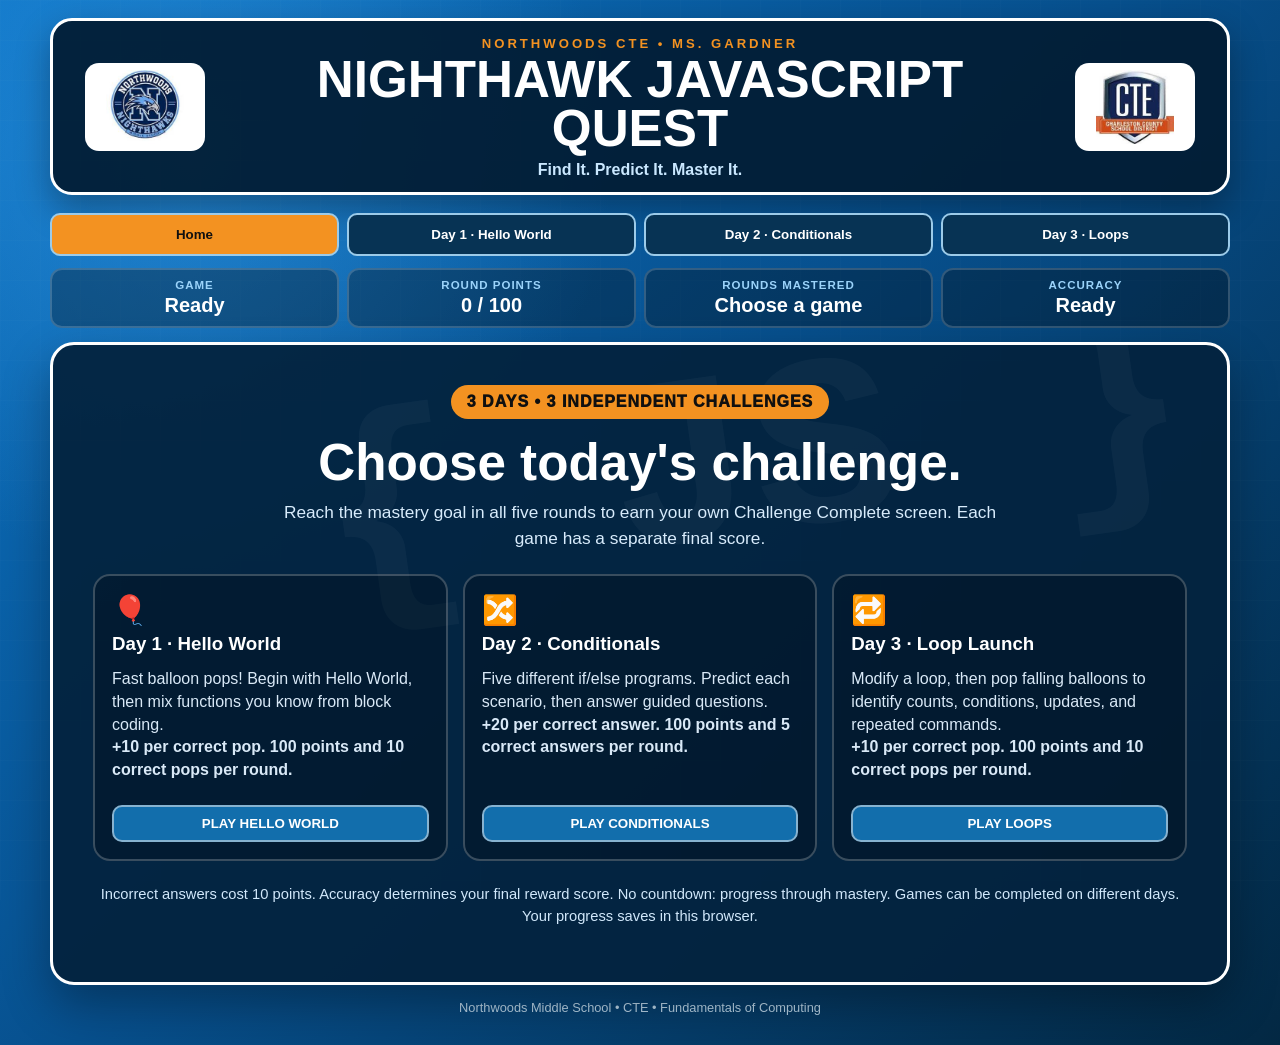
<file: index.html>
<!DOCTYPE html>
<html lang="en"><head><meta charset="UTF-8"><meta name="viewport" content="width=device-width, initial-scale=1"><title>Nighthawk JavaScript Mastery Games</title><link rel="stylesheet" href="style.css?v=8"><link rel="stylesheet" href="quest.css?v=8"></head>
<body><main class="app-shell">
<header class="brand-bar"><img class="brand-logo" src="northwoods.jpg" alt="Northwoods Nighthawks"><div class="brand-title"><span class="eyebrow">NORTHWOODS CTE • MS. GARDNER</span><h1>NIGHTHAWK JAVASCRIPT QUEST</h1><p>Find It. Predict It. Master It.</p></div><img class="brand-logo" src="cte.jpg" alt="Career and Technical Education"></header>
<nav class="level-nav" aria-label="Choose a daily game"><button data-level="0">Home</button><button data-level="1">Day 1 · Hello World</button><button data-level="2">Day 2 · Conditionals</button><button data-level="3">Day 3 · Loops</button></nav>
<div class="hud four"><div><span>GAME</span><strong id="levelStat">Ready</strong></div><div><span>ROUND POINTS</span><strong id="score">0 / 100</strong></div><div><span>ROUNDS MASTERED</span><strong id="done">Choose a game</strong></div><div><span>ACCURACY</span><strong id="elapsed">Ready</strong></div></div>
<section id="home" class="panel hero-panel"><div class="watermark" aria-hidden="true">{ JS }</div><span class="pill">3 DAYS • 3 INDEPENDENT CHALLENGES</span><h2>Choose today's challenge.</h2><p class="lead">Reach the mastery goal in all five rounds to earn your own Challenge Complete screen. Each game has a separate final score.</p><div class="how-grid"><article class="info-card"><div class="info-icon">🎈</div><h3>Day 1 · Hello World</h3><p>Fast balloon pops! Begin with Hello World, then mix functions you know from block coding.<br><strong>+10 per correct pop. 100 points and 10 correct pops per round.</strong></p><button class="small-btn" data-play="1">PLAY HELLO WORLD</button></article><article class="info-card"><div class="info-icon">🔀</div><h3>Day 2 · Conditionals</h3><p>Five different if/else programs. Predict each scenario, then answer guided questions.<br><strong>+20 per correct answer. 100 points and 5 correct answers per round.</strong></p><button class="small-btn" data-play="2">PLAY CONDITIONALS</button></article><article class="info-card"><div class="info-icon">🔁</div><h3>Day 3 · Loop Launch</h3><p>Modify a loop, then pop falling balloons to identify counts, conditions, updates, and repeated commands.<br><strong>+10 per correct pop. 100 points and 10 correct pops per round.</strong></p><button class="small-btn" data-play="3">PLAY LOOPS</button></article></div><p class="note">Incorrect answers cost 10 points. Accuracy determines your final reward score. No countdown: progress through mastery. Games can be completed on different days. Your progress saves in this browser.</p></section>
<section id="lesson" class="panel" hidden><div class="level-heading"><span class="pill" id="levelPill"></span><h2 id="title"></h2><p id="intro"></p></div><div id="content"></div><p id="feedback" class="feedback" role="status" aria-live="polite"></p><div class="actions"><button id="next" class="primary-btn" hidden>Continue</button></div></section>
<section id="finish" class="panel result-panel" hidden><div class="result-icon">🏆</div><span class="pill">CHALLENGE COMPLETE!</span><h2 id="completionTitle"></h2><p class="student-result-name" id="completionName"></p><p class="note" id="completionDate"></p><p id="completionText"></p><div class="result-stats four"><div><span>Final score</span><strong id="finalScore"></strong></div><div><span>Rounds mastered</span><strong id="finalCompleted"></strong></div><div><span>Accuracy</span><strong id="finalAccuracy"></strong></div><div><span>Active time</span><strong id="finalTime"></strong></div></div><p class="note" id="scoreExplain"></p><div class="result-table-wrap"><table class="result-table"><thead><tr><th>Round</th><th>Mastery points</th><th>Correct</th><th>Mistakes</th></tr></thead><tbody id="roundResults"></tbody></table></div><div class="mastery-box"><h3>Show your teacher!</h3><p>Show this screen or take a screenshot for Canvas. You can also download your results below. This daily game is complete without completing either of the other games.</p></div><label id="reflectionLabel" for="reflection"></label><textarea id="reflection" rows="3" placeholder="I learned… My example is…"></textarea><div class="actions"><button id="downloadResults" class="small-btn">Download my results</button><button id="restart" class="small-btn">Replay this game</button></div><p class="note">Code editing labs use screen previews. Copy your code into Sphero Edu to test on a connected robot.</p></section>
<footer>Northwoods Middle School • CTE • Fundamentals of Computing</footer></main><script src="game.js?v=8"></script><script src="arcade.js?v=8"></script></body></html>
</file>
<file: style.css>
:root {
  --blue:#116ab7; --blue2:#2a91df; --navy:#052d52; --deep:#031d35; --white:#fff;
  --silver:#dce8f3; --orange:#f39221; --green:#28be73; --red:#ec5353; --black:#050b12;
}
*{box-sizing:border-box} html,body{margin:0;min-height:100%;font-family:Arial,Helvetica,sans-serif}
body{color:var(--white);background:radial-gradient(circle at 15% 15%,rgba(54,157,235,.5),transparent 30%),linear-gradient(135deg,#0d74c5 0%,#07508e 48%,#032843 100%);min-height:100vh}
body:before{content:"";position:fixed;inset:0;pointer-events:none;opacity:.12;background-image:linear-gradient(rgba(255,255,255,.13) 1px,transparent 1px),linear-gradient(90deg,rgba(255,255,255,.13) 1px,transparent 1px);background-size:40px 40px}
.app-shell{width:min(1180px,95vw);margin:0 auto;padding:18px 0 30px;position:relative;z-index:1}
.brand-bar{display:grid;grid-template-columns:140px 1fr 140px;gap:20px;align-items:center;background:rgba(3,29,53,.94);border:3px solid #fff;border-radius:22px;padding:13px 22px;margin-bottom:18px;box-shadow:0 14px 35px rgba(0,0,0,.32)}
.brand-logo{width:120px;height:88px;object-fit:contain;background:#fff;border-radius:14px;padding:7px;justify-self:center}.brand-title{text-align:center}.eyebrow{font-size:.82rem;letter-spacing:3px;color:var(--orange);font-weight:900}.brand-title h1{font-size:clamp(2rem,4vw,3.5rem);line-height:.95;margin:4px 0}.brand-title p{margin:8px 0 0;color:#cae8ff;font-weight:800}
.screen{display:none}.screen.active{display:block;animation:fade .28s ease}.panel{position:relative;overflow:hidden;background:rgba(4,35,63,.95);border:3px solid #fff;border-radius:24px;padding:clamp(20px,3.5vw,40px);box-shadow:0 20px 48px rgba(0,0,0,.32)}
.hero-panel{text-align:center}.watermark{position:absolute;right:3%;top:0;font:900 clamp(8rem,19vw,16rem)/1 monospace;color:rgba(255,255,255,.035);transform:rotate(-8deg)}.hero-panel>*:not(.watermark){position:relative;z-index:1}.pill{display:inline-block;background:var(--orange);color:#101010;font-weight:1000;border-radius:999px;padding:8px 16px;letter-spacing:1px}.hero-panel h2,.result-panel h2{font-size:clamp(2rem,4vw,3.2rem);margin:14px 0 8px}.lead{max-width:760px;margin:0 auto 22px;color:#d8ecfc;font-size:1.08rem;line-height:1.5}
.how-grid{display:grid;grid-template-columns:repeat(3,1fr);gap:15px;text-align:left;margin:22px 0}.info-card{background:rgba(0,0,0,.25);border:2px solid rgba(255,255,255,.22);border-radius:17px;padding:17px}.info-icon{font-size:1.8rem}.info-card h3{margin:6px 0}.info-card p{color:#d9e9f7;line-height:1.42;margin:7px 0}code{background:#071622;color:#90d3ff;border:1px solid #3979a7;border-radius:6px;padding:2px 6px;font-weight:800}
.quest-roadmap{display:flex;align-items:center;justify-content:center;gap:12px;flex-wrap:wrap;margin:24px 0}.quest-roadmap>div{min-width:210px;background:rgba(0,0,0,.28);border:2px solid #7899b6;border-radius:14px;padding:12px}.quest-roadmap strong,.quest-roadmap span,.quest-roadmap small{display:block}.quest-roadmap strong{color:#8fd1ff;font-size:.8rem;letter-spacing:1px}.quest-roadmap span{font-weight:900;margin:4px 0}.quest-roadmap small{color:#c8deef}.quest-roadmap>b{font-size:1.7rem}
.primary-btn{min-width:min(430px,90%);border:6px solid #02070b;border-radius:18px;background:linear-gradient(#2a96e7,#0a5da4);color:#fff;font-size:clamp(1.35rem,2.8vw,2rem);font-weight:1000;padding:19px 42px;cursor:pointer;box-shadow:0 9px 0 #02070b,0 17px 26px rgba(0,0,0,.35);letter-spacing:.5px}.primary-btn:hover{filter:brightness(1.12);transform:translateY(-2px)}.pulse{animation:pulse 1.45s infinite}
.hud{display:grid;grid-template-columns:repeat(5,1fr);gap:8px;margin-bottom:14px}.hud.four{grid-template-columns:repeat(4,1fr)}.hud>div{background:rgba(0,0,0,.3);border:2px solid rgba(255,255,255,.18);border-radius:12px;text-align:center;padding:9px}.hud span,.hud strong{display:block}.hud span{color:#9bd3fa;font-size:.72rem;font-weight:900;letter-spacing:1px}.hud strong{font-size:1.25rem;margin-top:3px}
.level-heading{text-align:center;margin-bottom:14px}.level-heading h2{margin:10px 0 5px;font-size:clamp(1.6rem,3vw,2.5rem)}.level-heading p{margin:0 auto;color:#d6e8f7;max-width:840px;line-height:1.45}.level-heading.compact{margin-bottom:18px}
.tag-arena{height:min(520px,58vh);min-height:390px;position:relative;overflow:hidden;background:linear-gradient(rgba(6,30,53,.65),rgba(2,17,31,.9));border:4px solid #a9c8df;border-radius:20px}.arena-watermark{position:absolute;inset:0;display:flex;align-items:center;justify-content:space-around;opacity:.055;pointer-events:none}.arena-watermark img{max-width:30%;max-height:55%;object-fit:contain}.falling-tag{position:absolute;top:-80px;padding:12px 18px;border-radius:13px;background:linear-gradient(#eaf7ff,#bfe3fb);color:#062944;border:3px solid #06121d;font-family:Consolas,monospace;font-size:clamp(1.05rem,2vw,1.45rem);font-weight:1000;cursor:pointer;box-shadow:0 7px 0 #06121d,0 12px 18px rgba(0,0,0,.3);user-select:none;z-index:2;animation-name:fall;animation-timing-function:linear;animation-fill-mode:forwards}.falling-tag:hover{filter:brightness(1.08);transform:scale(1.05)}.falling-tag.hit{background:#4ad68f;color:#042517;transform:scale(1.3);opacity:0;transition:.22s}.falling-tag.wrong{background:#ef6868;color:#fff;animation:none!important;transform:rotate(8deg);opacity:0;transition:.35s}.pop-text{position:absolute;font-weight:1000;font-size:1.25rem;z-index:4;pointer-events:none;animation:floatAway .7s ease forwards}.countdown{position:absolute;inset:0;display:flex;align-items:center;justify-content:center;font-size:clamp(5rem,14vw,10rem);font-weight:1000;color:#fff;text-shadow:0 7px 0 #06121d;z-index:10;pointer-events:none}.time-track,.progress-track{height:13px;background:#07131d;border:2px solid #a9c8df;border-radius:999px;overflow:hidden;margin-top:11px}.time-bar,.progress-bar{height:100%;width:100%;background:linear-gradient(90deg,#2cd07f,#42a8ec);transition:width .25s linear}
.code-board{background:#071622;border:4px solid #7995aa;border-radius:18px;padding:24px;max-width:900px;margin:0 auto;box-shadow:inset 0 0 30px rgba(0,0,0,.4)}.code-line{display:flex;flex-wrap:wrap;align-items:center;gap:4px;min-height:45px;padding-left:calc(var(--indent,0)*28px);font:700 clamp(1rem,2vw,1.3rem)/1.6 Consolas,monospace;color:#dbeeff}.code-text{white-space:pre}.code-token{border:2px solid #3a6887;background:#0c2a40;color:#8fd4ff;border-radius:8px;padding:3px 8px;cursor:pointer;font:inherit}.code-token:hover{background:#174a6b;transform:translateY(-1px)}.code-token.correct{background:#1d704c;border-color:#62e2a5;color:#fff}.code-token.wrong{background:#922f35;border-color:#ff8b91;color:#fff}.feedback{min-height:38px;text-align:center;margin-top:14px;font-size:1.08rem;font-weight:900}.feedback.good{color:#6ff2b1}.feedback.bad{color:#ff9696}
.builder-layout{display:grid;grid-template-columns:1.1fr .9fr;gap:18px}.mini-title{text-align:center;color:#a9dafc;letter-spacing:1px}.build-slots,.tile-bank{min-height:300px;background:#071622;border:3px solid #718da2;border-radius:17px;padding:18px}.build-slot{min-height:48px;margin:7px 0;border:2px dashed #5e829c;border-radius:9px;display:flex;align-items:center;padding:7px 12px;font:800 1.05rem Consolas,monospace;color:#b9d8ed}.build-slot.filled{border-style:solid;border-color:#2f86bd;background:#0d2e45;color:#aee1ff}.build-slot.static{border-style:solid;border-color:#314f63;color:#e9f6ff;background:#091d2b}.tile-bank{display:flex;align-content:flex-start;justify-content:center;gap:10px;flex-wrap:wrap}.code-tile{background:linear-gradient(#e9f7ff,#b9def6);color:#052844;border:3px solid #06121d;border-radius:11px;box-shadow:0 5px 0 #06121d;padding:12px 16px;font:900 1.05rem Consolas,monospace;cursor:pointer}.code-tile:hover{transform:translateY(-2px)}.code-tile.used{opacity:.22;pointer-events:none;box-shadow:none}.builder-actions{display:flex;justify-content:center;gap:10px;margin-top:10px}.small-btn{background:#173d59;color:white;border:2px solid #87b3d0;border-radius:10px;padding:9px 14px;font-weight:900;cursor:pointer}
.result-panel{text-align:center;max-width:900px;margin:0 auto}.result-icon{font-size:4.5rem}.result-stats{display:grid;grid-template-columns:repeat(3,1fr);gap:12px;margin:24px 0}.result-stats.four{grid-template-columns:repeat(4,1fr)}.result-stats>div{background:rgba(0,0,0,.28);border:2px solid #6b8ca5;border-radius:14px;padding:16px}.result-stats span,.result-stats strong{display:block}.result-stats span{color:#a9d9fa}.result-stats strong{font-size:1.6rem;margin-top:4px}.mastery-box{background:rgba(0,0,0,.25);border:2px solid #6f91aa;border-radius:15px;padding:14px;margin:20px 0 26px}.mastery-box h3{margin:0 0 8px}.mastery-box p{margin:0;color:#d8eafb;line-height:1.5}footer{text-align:center;padding:15px 0 0;color:#b9d3e6;font-size:.8rem}
@keyframes fall{from{top:-80px}to{top:calc(100% + 90px)}}@keyframes floatAway{0%{opacity:1;transform:translateY(0) scale(.8)}100%{opacity:0;transform:translateY(-65px) scale(1.35)}}@keyframes pulse{0%,100%{transform:scale(1);box-shadow:0 9px 0 #02070b,0 0 0 rgba(60,168,240,0)}50%{transform:scale(1.04);box-shadow:0 9px 0 #02070b,0 0 28px rgba(74,178,245,.85)}}@keyframes fade{from{opacity:0;transform:translateY(8px)}to{opacity:1;transform:none}}
@media(max-width:800px){.brand-bar{grid-template-columns:85px 1fr 85px;padding:10px}.brand-logo{width:76px;height:64px}.how-grid{grid-template-columns:1fr}.hud,.hud.four{grid-template-columns:repeat(2,1fr)}.builder-layout{grid-template-columns:1fr}.result-stats,.result-stats.four{grid-template-columns:repeat(2,1fr)}.tag-arena{height:55vh}.quest-roadmap>b{display:none}.primary-btn{min-width:90%}}
</file>
<file: quest.css>
[hidden]{display:none!important}.level-nav{display:flex;gap:8px;flex-wrap:wrap;margin:12px 0}.level-nav button,.actions button{cursor:pointer}.level-nav button{flex:1;background:#073354;border:2px solid #9ccbe9;color:white;border-radius:10px;padding:12px;font-weight:800}.level-nav button.active{background:#f39221;color:#101010}.level-nav button:disabled{opacity:.5;cursor:default}button:focus-visible,a:focus-visible,textarea:focus-visible,input:focus-visible,select:focus-visible{outline:3px solid #ffd65c;outline-offset:4px}.note{font-size:.92rem;color:#d1e8fb;line-height:1.5;margin-top:22px}.actions{display:flex;gap:12px;justify-content:center;flex-wrap:wrap;margin-top:20px}.actions .primary-btn{min-width:240px;font-size:1.25rem;padding:12px 22px;border-width:4px}.prompt{font-size:1.22rem;font-weight:800;background:#103d59;border-left:5px solid #f39221;border-radius:8px;padding:16px;margin:18px 0}.code-board{max-width:none;padding:20px;overflow-x:auto}.line{white-space:pre;min-height:38px;font:600 clamp(.87rem,1.5vw,1.08rem)/2 Consolas,monospace;display:block}.line-no{display:inline-block;width:30px;color:#7692a5;font-size:.85rem;user-select:none}.token{font:inherit;background:transparent;border:1px solid transparent;border-radius:5px;color:#dbeeff;padding:2px 4px;cursor:pointer}.token:hover{background:#164e6b;border-color:#9bd7ff}.token.correct{background:#185438;border-color:#65eba9}.token.wrong{background:#77313a;border-color:#ffadb3}.token.fn{color:#8ed7ff}.token.arg{color:#ffe59a}.token.kw{color:#f6a7ee}.concept{display:flex;gap:12px;flex-wrap:wrap;margin:18px 0}.concept>div{flex:1;min-width:200px;padding:15px;background:#071f32;border:1px solid #648eab;border-radius:12px;line-height:1.5}.concept strong{color:#ffd57f}.balloon-arena{position:relative;display:grid;grid-template-columns:repeat(3,1fr);gap:24px;padding:30px 20px 46px;background:#061e33;border:3px solid #88b0cb;border-radius:18px;margin-top:18px;overflow:hidden}.balloon-arena:before{content:"";position:absolute;inset:0;background:url(northwoods.jpg) no-repeat 12% center/140px,url(cte.jpg) no-repeat 90% center/140px;opacity:.055;pointer-events:none}.balloon{position:relative;min-height:158px;border:3px solid #d4eefe;border-radius:50% 50% 46% 46%;background:radial-gradient(circle at 30% 20%,#b7edff,#258fde 50%,#095487);color:white;padding:22px 20px;font:800 1rem/1.45 Arial;cursor:pointer;box-shadow:0 9px 20px #0006}.balloon:nth-child(2){background:radial-gradient(circle at 30% 20%,#ffb4ab,#d34c4e 50%,#831e40)}.balloon:nth-child(3){background:radial-gradient(circle at 30% 20%,#ffe8b3,#ca8b24 50%,#885d13)}.balloon:after{content:"";position:absolute;bottom:-29px;left:50%;height:25px;border-left:2px solid #cde7fa}.balloon:hover{transform:translateY(-4px)}.balloon.popped{background:#176941;transform:scale(.96);border-color:#7cf1b0}.balloon.wrong{border-color:#ff9696}.lab-grid{display:grid;grid-template-columns:1.3fr 1fr;gap:20px}.lab-card{background:#071f32;border:2px solid #648eab;border-radius:16px;padding:20px}.lab-card h3{margin:0 0 12px}textarea.editor{width:100%;min-height:295px;font:500 .97rem/1.7 Consolas,monospace;tab-size:2;resize:vertical;background:#061420;color:#e1efff;border:2px solid #83a9c5;border-radius:10px;padding:14px;white-space:pre}label{display:block;line-height:1.5;margin:10px 0 6px}input,select{font:inherit;border-radius:6px;padding:8px;border:2px solid #6a96b4;background:#08243a;color:#fff;max-width:100%}.fields{display:grid;grid-template-columns:repeat(2,1fr);gap:10px}.fields input{width:100%}.tasks{padding-left:24px;line-height:1.55}.tasks li{padding:6px 4px}.tasks .complete{color:#77edb0}.stage{position:relative;background:linear-gradient(#0e4166,#031a2e);min-height:160px;border:2px solid #80adcc;border-radius:15px;margin:12px 0;padding:20px;text-align:center}.robot{width:75px;height:75px;border:3px solid #fff;border-radius:50%;margin:0 auto 15px;box-shadow:inset -10px -12px 15px #0007,0 0 24px #55bfff77;background:#e7f6ff;display:grid;place-items:center;font:800 1rem Consolas;color:#08243a;transition:background .3s}.robot.rolling{animation:robot-roll 1s ease-in-out infinite}.sim-log{white-space:pre-wrap;color:#c9eaff;line-height:1.6;max-height:240px;overflow:auto;font:.92rem/1.6 Consolas,monospace}.lab-error{color:#ffb1b1;min-height:25px;line-height:1.5}.source-links{font-size:.9rem;line-height:1.7}.source-links a{color:#a9dcff}.quiz-counter{color:#a9dcff;font-weight:800}.loop-progress{display:flex;gap:8px;justify-content:center;flex-wrap:wrap}.loop-dot{background:#17415a;border:2px solid #779eb9;border-radius:50%;width:34px;height:34px;display:grid;place-items:center}.loop-dot.done{background:#237b50;border-color:#8aedb5}#reflection{width:100%;background:#061c30;color:#fff;border:2px solid #8db6d3;border-radius:9px;padding:12px;font:inherit}button:disabled{cursor:default;opacity:.6}@keyframes robot-roll{50%{transform:translateX(35px) rotate(35deg)}}@media(max-width:800px){.lab-grid{grid-template-columns:1fr}.balloon-arena{gap:10px;padding:25px 10px 38px}.balloon{font-size:.85rem;min-height:155px;padding:15px 8px}.brand-bar{gap:8px;grid-template-columns:60px 1fr 60px}.brand-logo{width:56px;height:56px}.brand-title h1{font-size:1.6rem}.eyebrow{letter-spacing:1px;font-size:.6rem}}@media(max-width:470px){.balloon-arena{grid-template-columns:1fr;gap:32px}.balloon{min-height:105px;border-radius:45%}.fields{grid-template-columns:1fr}}@media(prefers-reduced-motion:reduce){*,*:before,*:after{animation:none!important;transition:none!important}}
.arcade-top{display:flex;align-items:center;justify-content:space-between;gap:12px;flex-wrap:wrap;padding:12px;background:#061b2c;border:2px solid #86b9dc;border-radius:12px;font-weight:900;margin:12px 0}.arcade-top #roundTimer{font-size:1.4rem;color:#ffe096}.code-reference{border:2px solid #4a7c9b;background:#061723;border-radius:12px;padding:12px}.code-reference summary{cursor:pointer;color:#bce7ff;font-weight:800}.code-reference pre,.code-board pre{font:500 clamp(.8rem,1.5vw,1rem)/1.6 Consolas,monospace;white-space:pre-wrap;overflow-wrap:anywhere;margin:10px 0}.drop-arena{height:510px;position:relative;overflow:hidden;border:4px solid #abcfe7;border-radius:20px;background:linear-gradient(#0b3655,#031523);isolation:isolate}.drop-watermark{position:absolute;inset:0;opacity:.065;background:url(northwoods.jpg) no-repeat 15% 50%/180px,url(cte.jpg) no-repeat 85% 50%/180px;pointer-events:none}.drop-balloon{position:absolute;min-height:96px;border:3px solid #d8f1ff;border-radius:48% 48% 45% 45%;padding:20px 12px;color:#fff;background:radial-gradient(circle at 30% 20%,#76c7ff,#1474b9 50%,#054373);box-shadow:0 10px 20px #0005;font:800 .96rem/1.35 Consolas,monospace;cursor:pointer;overflow-wrap:anywhere;z-index:2}.drop-balloon:after{content:"";position:absolute;left:50%;bottom:-30px;height:27px;border-left:2px solid #b9d8ed}.drop-balloon.hue1{background:radial-gradient(circle at 30% 20%,#ff968e,#b53148 50%,#61192a)}.drop-balloon.hue2{background:radial-gradient(circle at 30% 20%,#97dfb8,#1b8465 50%,#104c39)}.drop-balloon:hover{filter:brightness(1.2)}.drop-balloon.wrong{border-color:#ff706e;box-shadow:0 0 18px #ff5454}.pause-overlay{position:absolute;inset:0;z-index:20;background:#031b2ff2;display:flex;flex-direction:column;justify-content:center;align-items:center;text-align:center;padding:25px}.pause-overlay h3{font-size:2rem;margin:0 0 14px}.pause-overlay .primary-btn{font-size:1.35rem;min-width:min(260px,85%);padding:14px}.round-summary{text-align:center}.round-summary h3{font-size:1.8rem}.info-card .small-btn{margin-top:16px;min-width:100%;background:#126eac}.how-grid .info-card{display:flex;flex-direction:column}.how-grid .info-card p{flex:1}.level-nav button{min-width:130px}@media(max-width:550px){.drop-arena{height:520px}.drop-balloon{font-size:.78rem;padding:16px 8px;min-height:95px}.arcade-top{font-size:.82rem}.pause-overlay h3{font-size:1.5rem}}

.balloon-pop-fx{position:absolute;z-index:8;pointer-events:none;color:#ffdf74;font:900 1.5rem Arial;text-shadow:0 2px 4px #000;animation:floatAway .65s ease forwards}

.mastery-track{height:16px;border:2px solid #9fd0ee;background:#061927;border-radius:999px;overflow:hidden;margin-bottom:14px}.mastery-track>div{height:100%;background:linear-gradient(90deg,#26bf79,#5dbcf1);transition:width .2s}.student-result-name{font-size:1.5rem;font-weight:900;color:#ffe19a}.result-table-wrap{overflow:auto}.result-table{width:100%;border-collapse:collapse;margin:18px auto;background:#061b2d}.result-table th,.result-table td{border:1px solid #6f98b5;padding:12px;text-align:center}.result-table th{background:#124266;color:#d9efff}.drop-arena.choice-arena{height:300px}.choice-balloon{animation:balloonBob 2.8s ease-in-out infinite alternate}.choice-balloon.hue1{animation-delay:.4s}.choice-balloon.hue2{animation-delay:.8s}#studentName{width:min(460px,100%);font-size:1.1rem}@keyframes balloonBob{to{transform:translateY(7px)}}@media(max-width:550px){.drop-arena.choice-arena{height:390px}}@media(prefers-reduced-motion:reduce){.choice-balloon{animation:none}}

.target-badge{display:block;font:900 .65rem Arial;background:#052842;color:#fff;border:1px solid #d6efff;border-radius:5px;padding:4px;margin:0 0 5px;letter-spacing:1px}.loop-ready-box{background:#0a3f35;border:2px solid #8ae4be;border-radius:12px;padding:12px;margin:14px 0}.loop-ready-box p{margin:0 0 10px;font-weight:800}.loop-ready-box button{width:100%;padding:14px;font-size:1rem}.guided-choices{display:flex;gap:10px;flex-wrap:wrap}.guided-choices button{flex:1;min-width:100px;font-family:Consolas,monospace}

.loop-controls{justify-content:flex-start;gap:10px;align-items:stretch}.loop-controls button{min-height:48px;font-size:.98rem}.loop-controls .loop-continue-btn{background:#167a50;border:3px solid #b4f4d6;font-weight:900;flex:1;min-width:210px}.loop-controls .loop-continue-btn:disabled{background:#183c50;border-color:#7590a2;opacity:.65}.loop-ready-message{font-weight:800;color:#a0f2c8;line-height:1.5;margin:12px 0}
</file>
